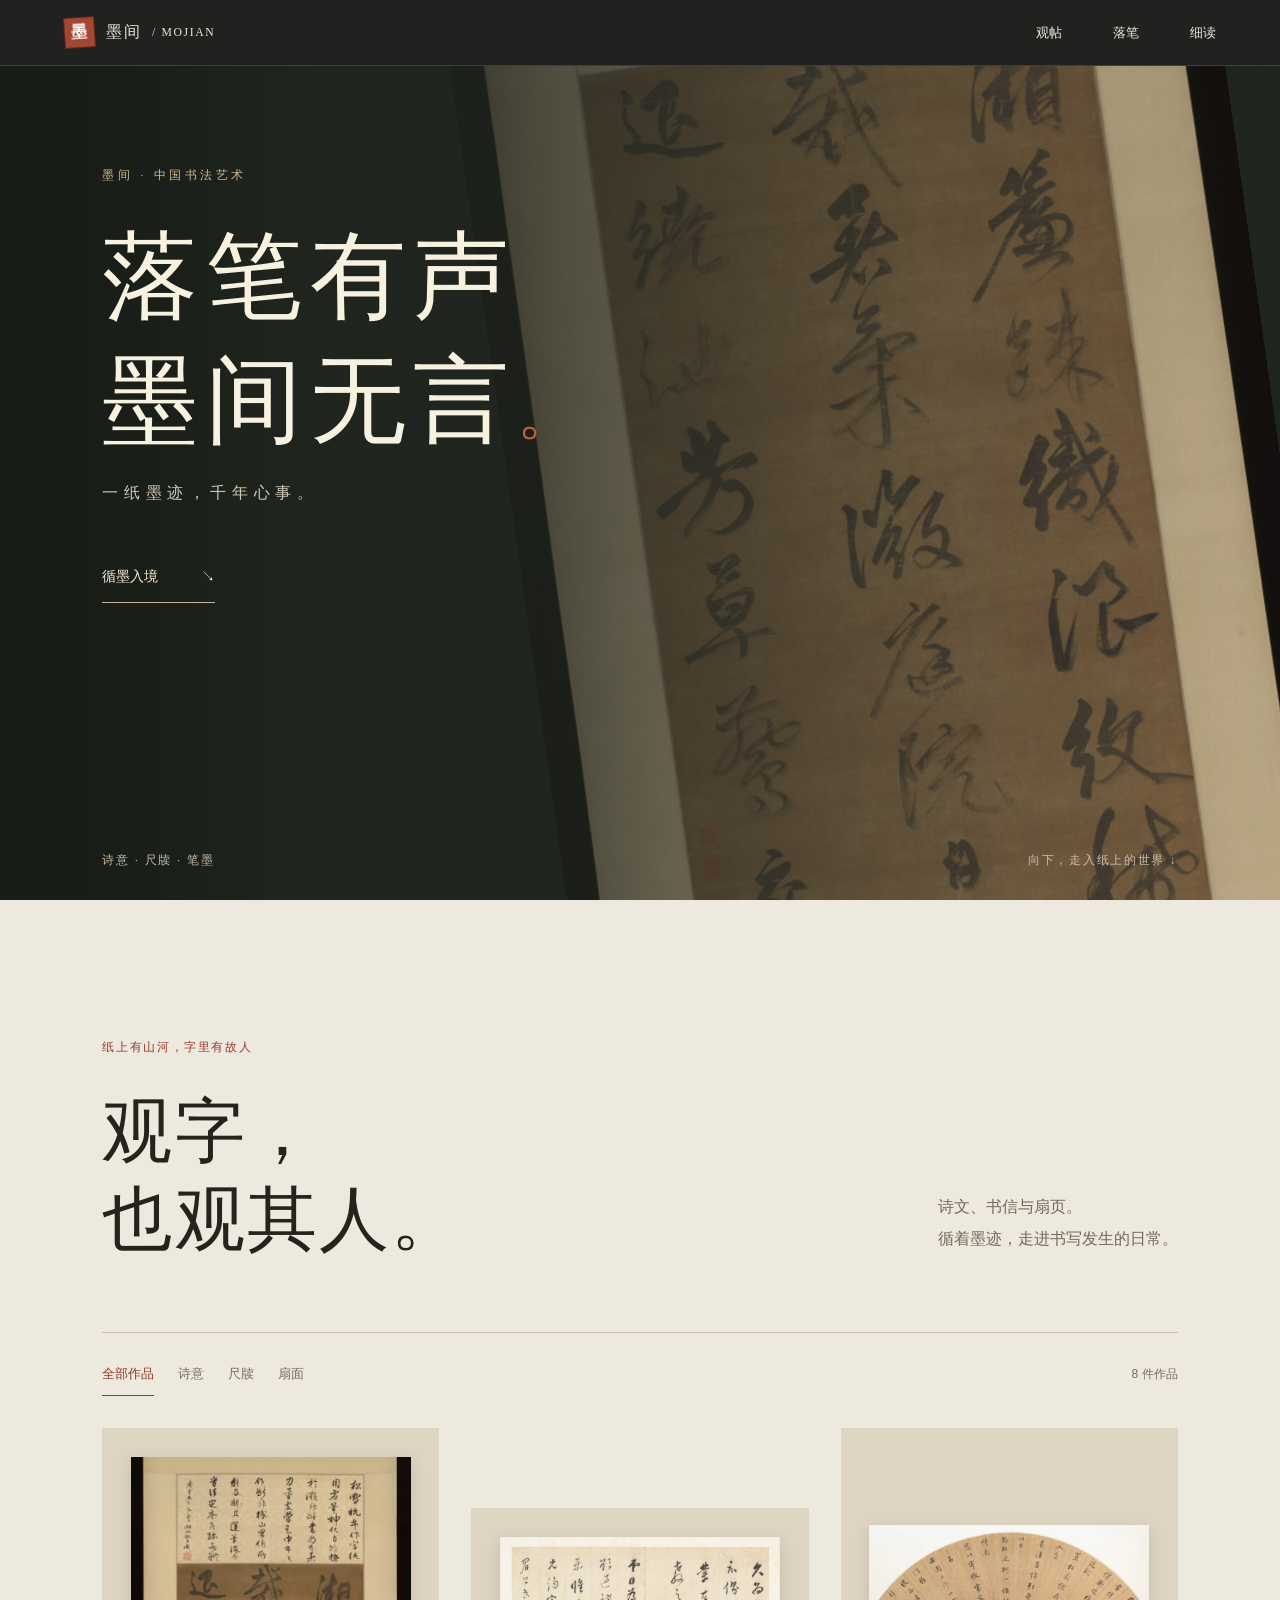
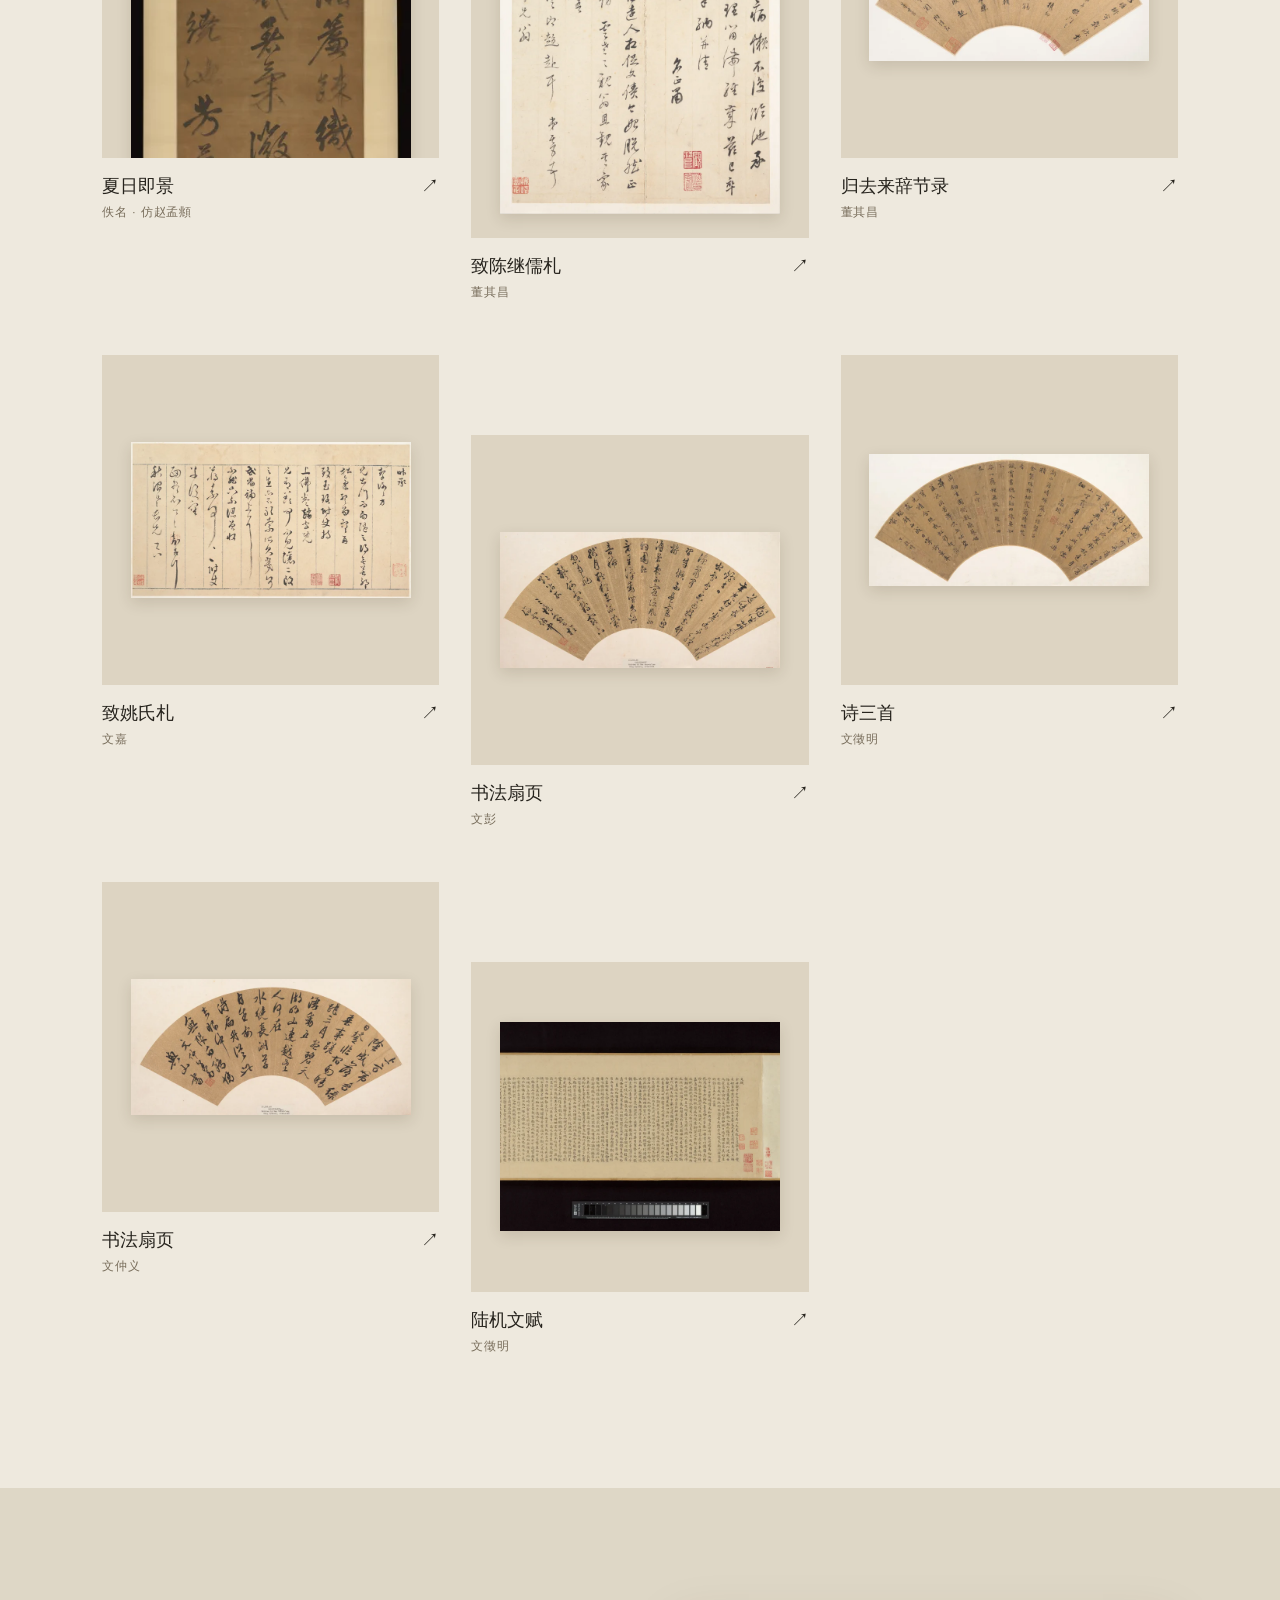
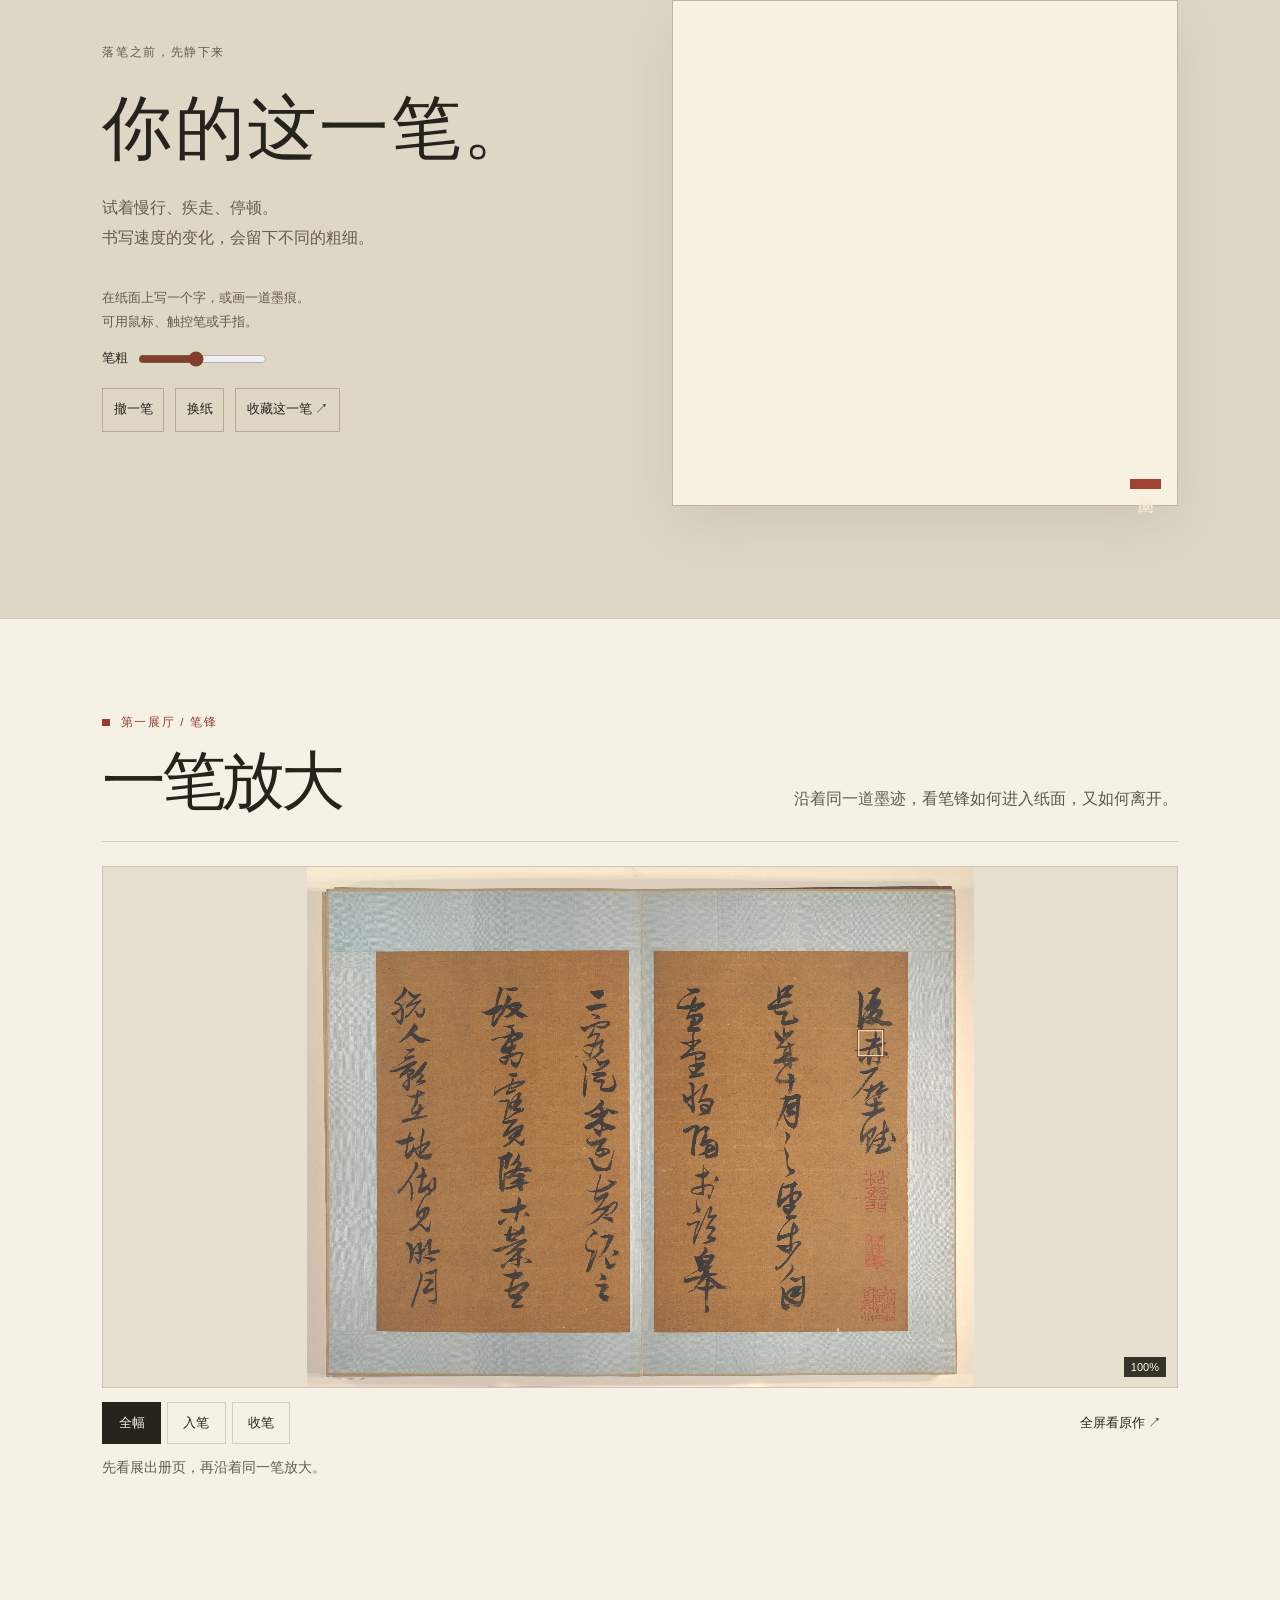
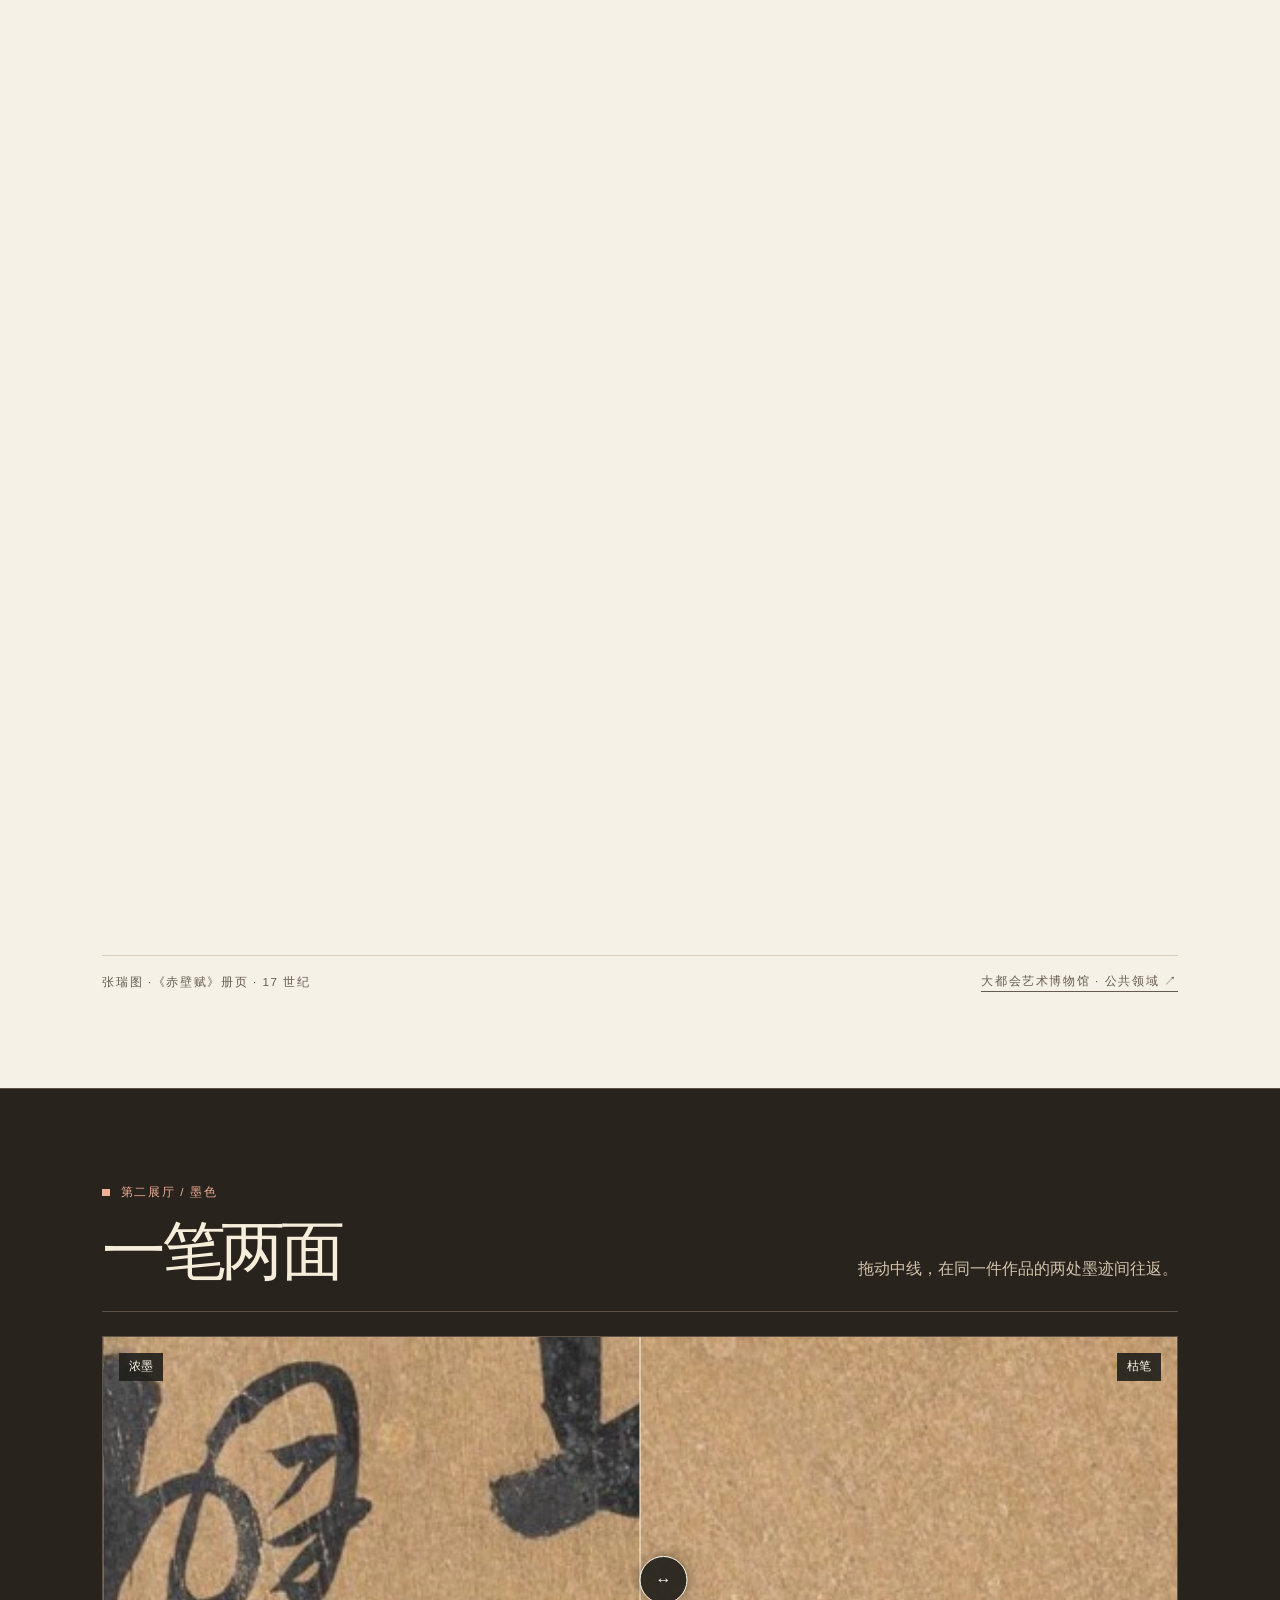
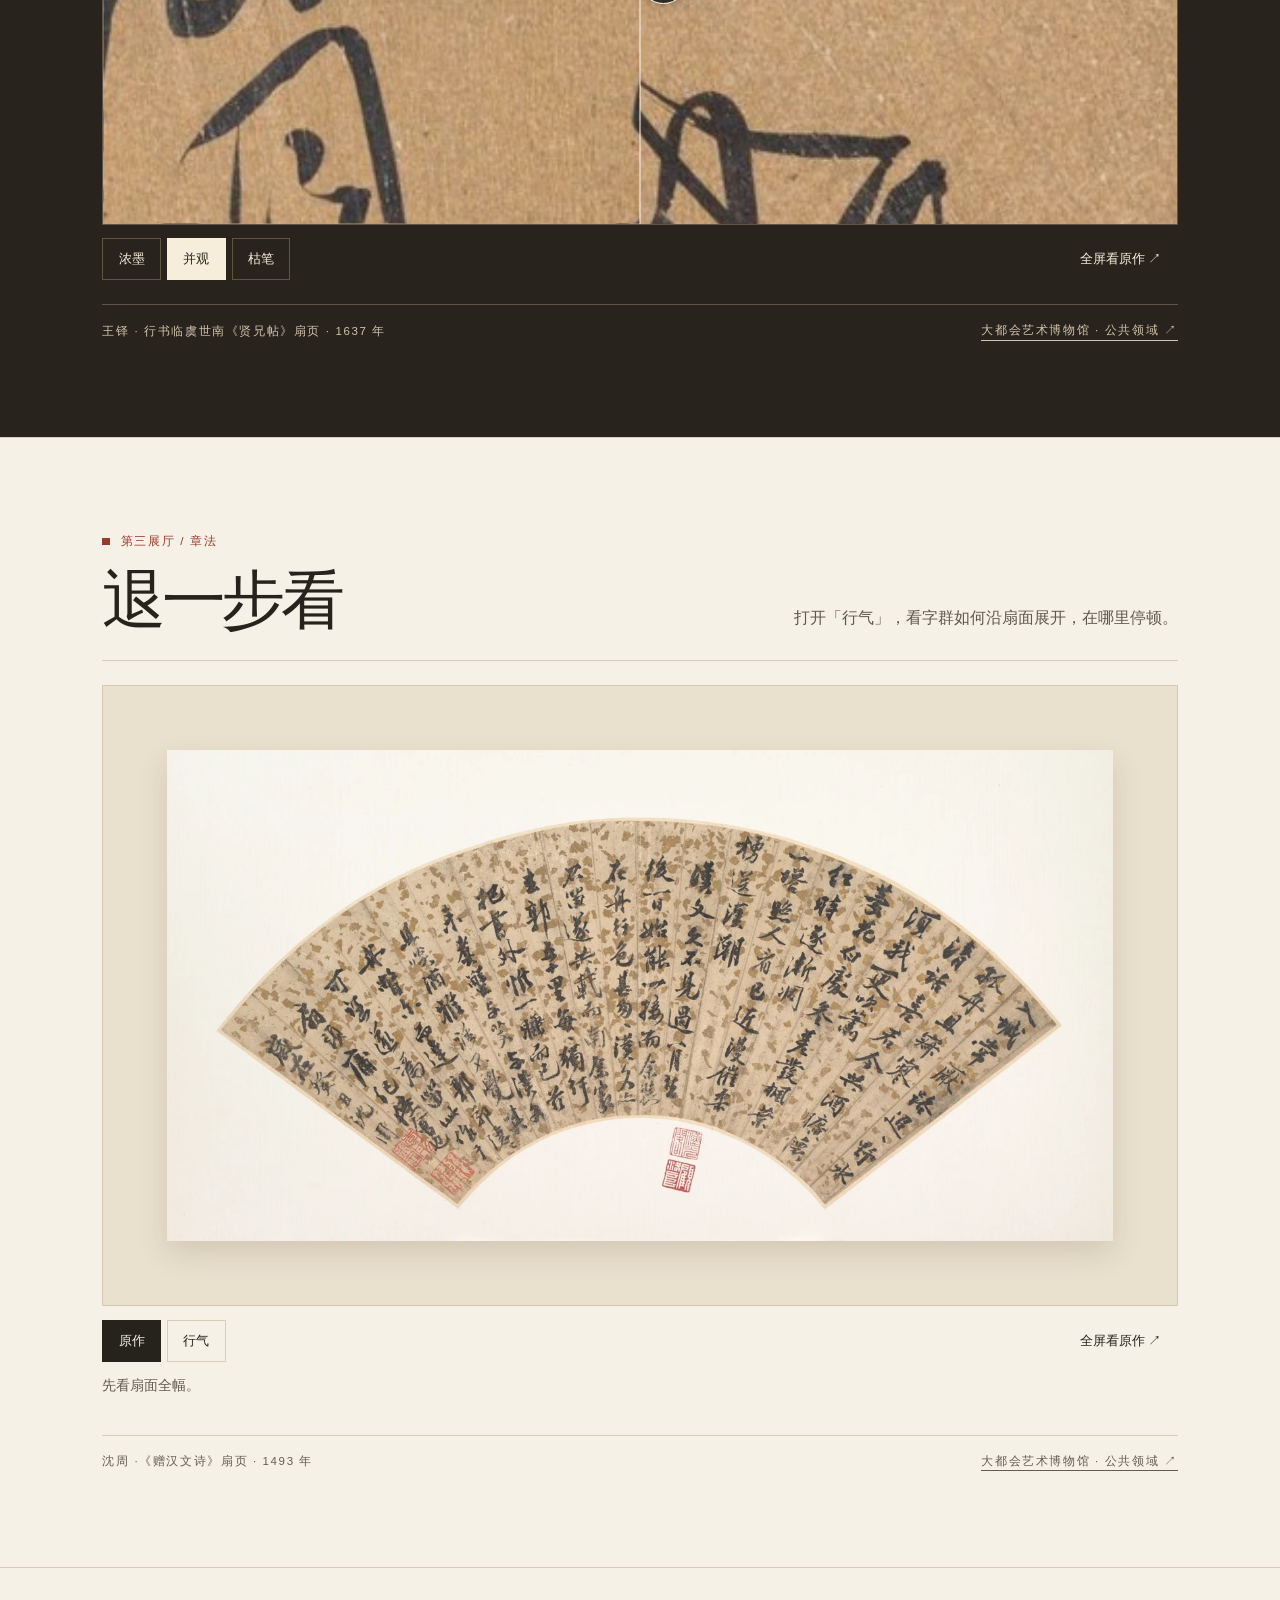
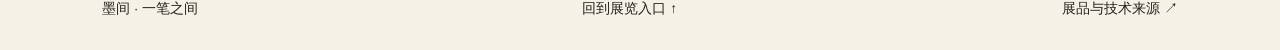
<file: index.html>
<!doctype html>
<html lang="zh-CN"><meta charset="utf-8"><meta name="viewport" content="width=device-width, initial-scale=1"><meta name="description" content="墨间线上书法展，从笔锋、墨色与章法细看三件馆藏作品。"><title>墨间 · 一笔之间</title><link rel="stylesheet" href="style.css"><script defer src="signature-pad.js"></script><script defer src="show.js"></script><script defer src="records.js"></script><script defer src="experience.js"></script>
<body><a class="skip" href="#brush">跳到展览</a><header><a class="brand" href="#top"><b>墨</b> 墨间 <small> / MOJIAN</small></a><nav aria-label="展厅"><a href="#collection">观帖</a><a href="#writing">落笔</a><a href="#brush">细读</a></nav></header>
<main id="top">
<section class="hero"><div class="hero-image"><img src="art-40510.jpg" alt="仿赵孟頫《夏日即景》书法轴局部" fetchpriority="high"></div><div class="hero-shade"></div><div class="hero-content"><p class="eyebrow">墨间 · 中国书法艺术</p><h1>落笔有声<br>墨间无言<span>。</span></h1><p>一纸墨迹，千年心事。</p><a class="enter" href="#collection">循墨入境 <span>↘</span></a></div><div class="hero-bottom"><span>诗意 · 尺牍 · 笔墨</span><span>向下，走入纸上的世界 ↓</span></div></section><section class="collection" id="collection"><div class="collection-heading"><p class="eyebrow">纸上有山河，字里有故人</p><h2>观字，<br>也观其人。</h2><p>诗文、书信与扇页。<br>循着墨迹，走进书写发生的日常。</p></div><div class="filters" aria-label="作品主题"><button data-filter="全部" aria-pressed="true">全部作品</button><button data-filter="诗意" aria-pressed="false">诗意</button><button data-filter="尺牍" aria-pressed="false">尺牍</button><button data-filter="扇面" aria-pressed="false">扇面</button><span id="count" aria-live="polite">8 件作品</span></div><div class="art-grid"><button class="art-card" data-record="40510" data-theme="诗意"><span class="art-surface"><img src="art-40510.webp" alt="夏日即景" loading="lazy"></span><span class="art-caption"><span>夏日即景<small>佚名 · 仿赵孟頫</small></span><span>↗</span></span></button><button class="art-card" data-record="48956" data-theme="尺牍"><span class="art-surface"><img src="art-48956.webp" alt="致陈继儒札" loading="lazy"></span><span class="art-caption"><span>致陈继儒札<small>董其昌</small></span><span>↗</span></span></button><button class="art-card" data-record="48957" data-theme="诗意"><span class="art-surface"><img src="art-48957.webp" alt="归去来辞节录" loading="lazy"></span><span class="art-caption"><span>归去来辞节录<small>董其昌</small></span><span>↗</span></span></button><button class="art-card" data-record="48879" data-theme="尺牍"><span class="art-surface"><img src="art-48879.webp" alt="致姚氏札" loading="lazy"></span><span class="art-caption"><span>致姚氏札<small>文嘉</small></span><span>↗</span></span></button><button class="art-card" data-record="48876" data-theme="扇面"><span class="art-surface"><img src="art-48876.webp" alt="书法扇页" loading="lazy"></span><span class="art-caption"><span>书法扇页<small>文彭</small></span><span>↗</span></span></button><button class="art-card" data-record="45786" data-theme="扇面"><span class="art-surface"><img src="art-45786.webp" alt="诗三首" loading="lazy"></span><span class="art-caption"><span>诗三首<small>文徵明</small></span><span>↗</span></span></button><button class="art-card" data-record="35978" data-theme="扇面"><span class="art-surface"><img src="art-35978.webp" alt="书法扇页" loading="lazy"></span><span class="art-caption"><span>书法扇页<small>文仲义</small></span><span>↗</span></span></button><button class="art-card" data-record="45780" data-theme="诗意"><span class="art-surface"><img src="art-45780.webp" alt="陆机文赋" loading="lazy"></span><span class="art-caption"><span>陆机文赋<small>文徵明</small></span><span>↗</span></span></button></div></section>
<section class="writing" id="writing"><div><p class="eyebrow">落笔之前，先静下来</p><h2>你的这一笔。</h2><p>试着慢行、疾走、停顿。<br>书写速度的变化，会留下不同的粗细。</p><p class="writing-guide">在纸面上写一个字，或画一道墨痕。<br>可用鼠标、触控笔或手指。</p><div class="writing-tools"><label>笔粗 <input id="brush-width" type="range" min="2" max="18" value="9"></label><button id="undo-ink">撤一笔</button><button id="clear-ink">换纸</button><button id="save-ink">收藏这一笔 ↗</button></div><p id="writing-status" role="status"></p></div><div class="paper"><canvas id="ink-paper" aria-label="自由书写画布"></canvas><span>墨间</span></div></section><section class="hall" id="brush"><div class="heading"><div class="eyebrow"><i></i> 第一展厅 / 笔锋</div><h2>一笔放大</h2><p>沿着同一道墨迹，看笔锋如何进入纸面，又如何离开。</p></div><div class="track"><div class="sticky"><div class="frame camera"><img src="brush-preview.webp" alt="张瑞图《赤壁赋》展出册页" loading="lazy"><span class="stroke-target" aria-hidden="true"></span><span class="camera-scale" aria-hidden="true">100%</span></div><div class="toolbar"><div class="options" aria-label="笔锋取景"><button data-shot="0" aria-pressed="true">全幅</button><button data-shot="1" aria-pressed="false">入笔</button><button data-shot="2" aria-pressed="false">收笔</button></div><button class="view" data-art="brush">全屏看原作 ↗</button></div><p class="note" id="brush-note" aria-live="polite">先看展出册页，再沿着同一笔放大。</p></div></div><div class="credit">张瑞图 ·《赤壁赋》册页 · 17 世纪 <a href="https://www.metmuseum.org/art/collection/search/51816">大都会艺术博物馆 · 公共领域 ↗</a></div></section>
<section class="hall ink-hall" id="ink"><div class="heading"><div class="eyebrow"><i></i> 第二展厅 / 墨色</div><h2>一笔两面</h2><p>拖动中线，在同一件作品的两处墨迹间往返。</p></div><div class="frame compare"><img src="dry.webp" alt="枯笔局部" loading="lazy"><img class="wet" src="wet.webp" alt="浓墨局部" loading="lazy"><span class="tag left">浓墨</span><span class="tag right">枯笔</span><div class="split" aria-hidden="true"><span>↔</span></div><input type="range" min="0" max="100" value="50" aria-label="浓墨显示比例" aria-valuetext="浓墨 50%，枯笔 50%"></div><div class="toolbar"><div class="options"><button data-mix="100" aria-pressed="false">浓墨</button><button data-mix="50" aria-pressed="true">并观</button><button data-mix="0" aria-pressed="false">枯笔</button></div><button class="view" data-art="ink">全屏看原作 ↗</button></div><div class="credit">王铎 · 行书临虞世南《贤兄帖》扇页 · 1637 年 <a href="https://www.metmuseum.org/art/collection/search/49025">大都会艺术博物馆 · 公共领域 ↗</a></div></section>
<section class="hall" id="space"><div class="heading"><div class="eyebrow"><i></i> 第三展厅 / 章法</div><h2>退一步看</h2><p>打开「行气」，看字群如何沿扇面展开，在哪里停顿。</p></div><div class="frame arrangement"><div class="annotated"><img src="space-preview.webp" alt="沈周《赠汉文诗》扇页" loading="lazy"><div class="marks" hidden><button class="axis" aria-label="行轴" aria-pressed="false" data-note="行轴 · 字列沿扇骨方向展开，向扇底收拢。">行轴</button><button class="group" aria-label="字群" aria-pressed="false" data-note="字群 · 相邻字列疏密略有变化，保持了连续的节奏。">字群</button><button class="gap" aria-label="留白" aria-pressed="false" data-note="留白 · 字列下端的空纸随下缘弧线变化，给扇面留下呼吸。">留白</button></div></div></div><div class="toolbar"><div class="options"><button data-layout="0" aria-pressed="true">原作</button><button data-layout="1" aria-pressed="false">行气</button></div><button class="view" data-art="space">全屏看原作 ↗</button></div><p class="note" id="space-note" aria-live="polite">先看扇面全幅。</p><div class="credit">沈周 ·《赠汉文诗》扇页 · 1493 年 <a href="https://www.metmuseum.org/art/collection/search/45684">大都会艺术博物馆 · 公共领域 ↗</a></div></section>
</main><footer><span>墨间 · 一笔之间</span><a href="#top">回到展览入口 ↑</a><a href="credits.html">展品与技术来源 ↗</a></footer>
<dialog aria-labelledby="viewer-title"><div class="viewer-bar"><strong id="viewer-title"></strong><div><button data-zoom="-1" aria-label="缩小">−</button><button data-zoom="1" aria-label="放大">＋</button><button data-zoom="0">复位</button><button id="close">关闭 ×</button></div></div><div class="viewer" tabindex="0" aria-label="作品图像，放大后可拖动或使用方向键平移"><img alt="" draggable="false"></div><p class="viewer-status" role="status"></p></dialog></body></html>
</file>
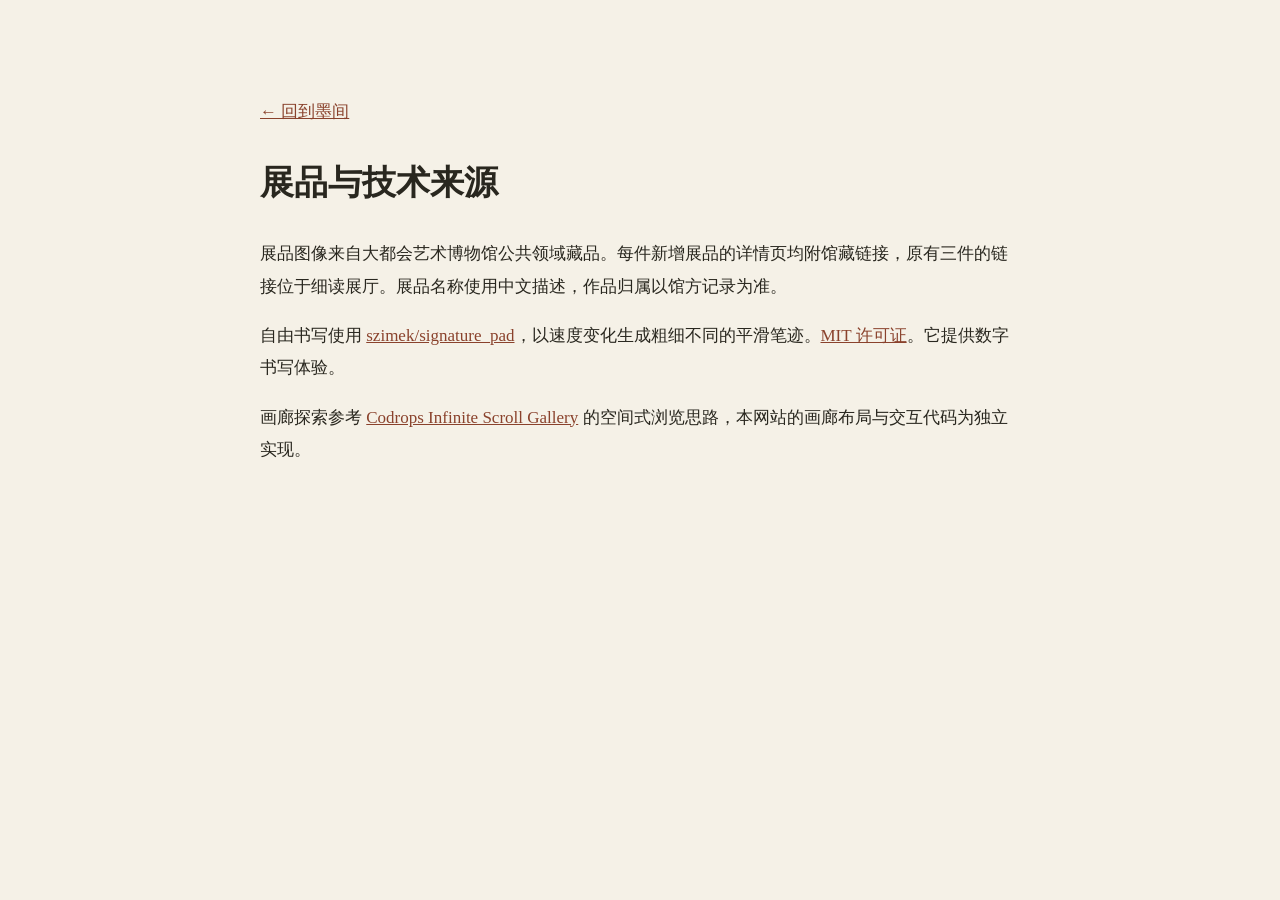
<file: credits.html>
<!doctype html><html lang="zh-CN"><meta charset="utf-8"><meta name="viewport" content="width=device-width"><title>墨间 · 来源</title><style>body{max-width:760px;margin:8vh auto;padding:24px;background:#f5f1e7;color:#29271f;font:17px/1.9 serif}a{color:#8a422c}</style><a href="./">← 回到墨间</a><h1>展品与技术来源</h1><p>展品图像来自大都会艺术博物馆公共领域藏品。每件新增展品的详情页均附馆藏链接，原有三件的链接位于细读展厅。展品名称使用中文描述，作品归属以馆方记录为准。</p><p>自由书写使用 <a href="https://github.com/szimek/signature_pad">szimek/signature_pad</a>，以速度变化生成粗细不同的平滑笔迹。<a href="signature-pad-LICENSE.txt">MIT 许可证</a>。它提供数字书写体验。</p><p>画廊探索参考 <a href="https://github.com/surya-aditya/codrops-infinite-scroll-and-content-transition">Codrops Infinite Scroll Gallery</a> 的空间式浏览思路，本网站的画廊布局与交互代码为独立实现。</p></html>
</file>
<file: style.css>
:root{--paper:#f6f3eb;--ink:#211f1a;--red:#a43628;--line:#d9d2c3;--serif:"Noto Serif SC","Songti SC",SimSun,serif;--sans:"Noto Sans SC","Microsoft YaHei",sans-serif}*{box-sizing:border-box}html{scroll-behavior:smooth;scroll-padding-top:76px}body{margin:0;background:var(--paper);color:var(--ink);font-family:var(--sans)}a{color:inherit;text-decoration:none}button,input{font:inherit}button{cursor:pointer;color:inherit}a:focus-visible,button:focus-visible,input:focus-visible,.viewer:focus-visible{outline:2px solid var(--red);outline-offset:4px}header{position:sticky;top:0;z-index:5;height:66px;background:#f6f3ebf3;border-bottom:1px solid var(--line);display:flex;align-items:center;justify-content:space-between;padding:0 5vw;backdrop-filter:blur(14px)}.brand{display:flex;align-items:center;gap:.65rem;font-family:var(--serif);letter-spacing:.12em}.brand b{background:var(--red);color:white;padding:.32rem .42rem}.brand small,.eyebrow,.hero-index,figcaption,.credit{font-size:.73rem;letter-spacing:.14em}nav{display:flex;gap:clamp(1rem,4vw,4rem);font-size:.83rem}nav a:hover,nav a[aria-current]{color:var(--red)}.hero{position:relative;min-height:calc(100svh - 66px);display:grid;grid-template-columns: .8fr 1.2fr;align-items:center;gap:6vw;padding:5vh 8vw 12vh}.eyebrow{display:flex;align-items:center;gap:.7rem;color:var(--red)}.eyebrow i{width:.45rem;height:.45rem;background:var(--red);display:inline-block}.hero h1{font:500 clamp(5.5rem,12vw,13rem)/.94 var(--serif);letter-spacing:-.095em;margin:1.4rem 0}.hero h1 span{color:var(--red);font-size:.62em}.intro p,.heading p{line-height:1.8;color:#5f574b}.enter{display:inline-flex;gap:2.2rem;align-items:center;margin-top:1rem;background:var(--ink);color:var(--paper);padding:1rem 1.2rem;font-size:.85rem}.enter:hover{background:var(--red)}figure{margin:0}.hero-art>div{height:min(61vh,700px);overflow:hidden;background:#be9d6c}.hero-art img{width:100%;height:100%;object-fit:cover;animation:unfold 2.1s cubic-bezier(.2,.7,.2,1) both}@keyframes unfold{from{transform:scale(2.45)}to{transform:scale(1)}}figcaption,.hero-index,.toolbar,.credit,footer{display:flex;align-items:center;justify-content:space-between;gap:1rem}figcaption{padding-top:.85rem;color:#655c4f}.hero-index{position:absolute;bottom:1.5rem;left:8vw;right:8vw;border-top:1px solid var(--line);padding-top:1rem}.hero-index a{font-size:1.15rem}.hall{border-top:1px solid var(--line);padding:clamp(3rem,8vw,8rem) 8vw}.heading{margin-bottom:2.5rem}.heading h2{font:500 clamp(3rem,7vw,7rem)/1.05 var(--serif);letter-spacing:-.07em;margin:1rem 0}.frame{background:#e8e0d1;overflow:hidden;position:relative}.camera{height:min(58vh,680px);display:grid;place-items:center}.camera img{max-width:100%;max-height:100%;display:block;transform:translate(var(--x,0),var(--y,0)) scale(var(--z,1));transition:transform .65s cubic-bezier(.2,.65,.28,1);will-change:transform}.camera.live img{transition:none}.track{min-height:185vh}.sticky{position:sticky;top:78px}.toolbar{margin-top:1rem;flex-wrap:wrap}.options{display:flex;gap:.4rem}.options button,.view,.viewer-bar button{border:1px solid var(--line);background:transparent;padding:.65rem .95rem;min-height:42px;font-size:.84rem}.options button[aria-pressed=true]{background:var(--ink);color:var(--paper);border-color:var(--ink)}.view:hover{color:var(--red)}.note{min-height:2.4em;font-size:.85rem;color:#655c4f}.credit{border-top:1px solid var(--line);padding-top:1rem;margin-top:1.5rem;flex-wrap:wrap;color:#655c4f}.credit a{border-bottom:1px solid currentColor}.ink-hall{background:#eae4d8}.compare{height:min(58vw,560px);min-height:260px;--cut:50%}.compare img{position:absolute;width:100%;height:100%;object-fit:cover}.compare .wet{clip-path:inset(0 calc(100% - var(--cut)) 0 0)}.split{position:absolute;left:var(--cut);inset-block:0;width:2px;background:#fff;transform:translateX(-50%);display:grid;place-items:center}.split span{background:var(--paper);box-shadow:0 0 12px #211f1a66;padding:.6rem;border-radius:50%}.compare input{position:absolute;inset:0;width:100%;height:100%;margin:0;opacity:0;cursor:ew-resize;touch-action:pan-y}.compare:focus-within{outline:2px solid var(--red);outline-offset:4px}.tag{position:absolute;top:1rem;padding:.35rem .6rem;font-size:.78rem;background:var(--paper);pointer-events:none}.left{left:1rem}.right{right:1rem}.arrangement{padding:clamp(1rem,5vw,5rem)}.annotated{position:relative;width:min(100%,1100px);margin:auto}.annotated img{width:100%;display:block}.marks{position:absolute;inset:0}.marks button{position:absolute;border:1px dashed #fff2d3;background:#812e22dd;color:white;border-radius:.25rem;padding:.45rem;font-size:clamp(.62rem,1.4vw,.9rem)}.marks .axis{left:70%;top:28%;height:37%;transform:rotate(14deg)}.marks .group{left:40%;top:28%;width:22%;height:29%;background:#812e2250}.marks .gap{left:27%;top:58%;width:20%;height:18%;background:#812e2260}footer{padding:2rem 8vw;border-top:1px solid var(--line);font-size:.85rem}dialog{width:100%;height:100%;max-width:none;max-height:none;margin:0;border:0;padding:1rem;background:#201e1a;color:var(--paper);overflow:hidden}dialog[open]{display:grid;grid-template-rows:auto minmax(0,1fr) auto;gap:.75rem}body:has(dialog[open]){overflow:hidden}.viewer-bar{display:flex;justify-content:space-between;align-items:center;gap:.5rem;flex-wrap:wrap}.viewer-bar button{border-color:#746c5e;padding:.45rem .65rem}.viewer{overflow:hidden;display:grid;place-items:center;touch-action:none;cursor:grab}.viewer:active{cursor:grabbing}.viewer img{max-width:100%;max-height:100%;min-height:0;transform:translate(var(--px,0px),var(--py,0px)) scale(var(--zoom,1));user-select:none}.viewer-status{margin:0;font-size:.8rem;min-height:1.3em}@media(max-width:700px){header{height:56px}.hero{grid-template-columns:1fr;gap:2rem;padding:2.5rem 6vw 5rem;min-height:0}.hero h1{font-size:clamp(4.3rem,17vw,7rem)}.hero h1 br{display:none}.hero-art>div{height:44svh}.hero-index{left:6vw;right:6vw}.hall{padding-inline:6vw}.track{min-height:0}.sticky{position:static}.camera{height:47vh}.brand small{display:none}}@media(prefers-reduced-motion:reduce){*,*::before,*::after{scroll-behavior:auto!important;animation:none!important;transition:none!important}.track{min-height:0}.sticky{position:static}}
.hero-art img{object-fit:contain}.hero-art>div{background:#dfd6c4}.camera,.viewer{grid-template: minmax(0,1fr) / minmax(0,1fr)}.camera img,.viewer img{object-fit:contain}.compare .tag,.compare .split{pointer-events:none}

/* Gallery typography, reading measure and chapter navigation */
:root{--paper:#f5f1e7;--ink:#26231d;--red:#963b2d;--line:#d8cdbb;--muted:#615546}
::selection{background:#963b2d;color:#fff9ec}
.skip{position:fixed;left:1rem;top:.5rem;z-index:12;transform:translateY(-160%);background:var(--ink);color:var(--paper);padding:.75rem 1rem}
.skip:focus{transform:none}
header::after{content:"";position:absolute;left:0;bottom:-1px;height:2px;width:calc(var(--reading,0)*100%);background:var(--red);pointer-events:none}
.brand b{border-radius:1px;box-shadow:inset 0 0 0 1px #66281b;transform:rotate(-4deg)}
nav a{position:relative;padding-block:1.15rem;transition:color .2s}
nav a::after{content:"";height:1px;background:currentColor;position:absolute;inset:auto 0 .65rem;transform:scaleX(0);transform-origin:left;transition:transform .22s}
nav a:hover::after,nav a[aria-current]::after{transform:scaleX(1)}
.hero{grid-template-columns:minmax(0,.77fr) minmax(0,1.23fr);gap:clamp(2rem,7vw,8rem);padding-inline:clamp(2rem,8vw,11rem)}
.hero h1{font-size:clamp(6rem,12vw,13rem);line-height:.89;margin-block:1.45rem 1.7rem}
.intro p{font-family:var(--serif);font-size:clamp(1rem,1.4vw,1.3rem)}
.enter{transition:background .25s;padding:1rem 1.15rem;gap:2.65rem}
.enter span{transition:transform .25s}.enter:hover span{transform:translate(3px,3px)}
.hero-art>div{height:auto;aspect-ratio:1.22;border:1px solid #c3b298;background:#e4d9c6;padding:clamp(.6rem,1.8vw,1.55rem)}
.hero-art img{display:block;object-fit:contain;transform-origin:79% 39%;animation-duration:1.7s}
.hero-art figcaption{font-family:var(--serif);font-size:.8rem}
.hero-index{color:var(--muted)}
.hero-index a{border:1px solid var(--line);width:2rem;height:2rem;display:grid;place-items:center;transition:background .2s,color .2s}
.hero-index a:hover{background:var(--ink);color:var(--paper)}
.hall{padding-block:clamp(4rem,9vw,9rem)}
.heading{display:grid;grid-template-columns:minmax(0,1.2fr) minmax(12rem,.8fr);align-items:end;column-gap:2rem;padding-bottom:1.6rem;border-bottom:1px solid var(--line);margin-bottom:1.5rem}
.heading .eyebrow{grid-column:1/-1}
.heading h2{margin:1.15rem 0 0;font-size:clamp(3rem,7.4vw,7.5rem)}
.heading p{max-width:25em;margin:.6rem 0 .1rem;justify-self:end;text-wrap:pretty}
.camera{background:#e7dfcf;border:1px solid #d1c5b0}
.camera img{width:auto;height:auto}
.camera.live img{transition:none}
.toolbar{margin-top:.85rem}
.note{line-height:1.65;min-height:2.6em;margin:.85rem 0 0}
.options button,.view,.viewer-bar button{transition:background-color .2s,color .2s,border-color .2s}
.options button:not([aria-pressed=true]):hover,.view:hover{border-color:currentColor}
.view{border-color:transparent}
.credit{line-height:1.6;font-size:.72rem}
.ink-hall{--line:#5e5345;background:#28231d;color:#f6eddb}
.ink-hall .heading p,.ink-hall .credit{color:#d3c4ab}
.ink-hall .eyebrow{color:#f0af96}
.ink-hall .eyebrow i{background:#f0af96}
.ink-hall .options button[aria-pressed=true]{color:#28231d;background:#f6eddb;border-color:#f6eddb}
.ink-hall .view:hover{color:#f0af96}
.ink-hall :focus-visible,.ink-hall .compare:focus-within{outline-color:#f0af96}
.compare{aspect-ratio:2.2;height:auto;min-height:240px;border:1px solid var(--line);isolation:isolate}
.compare .split{width:1px;background:#fff9e9;z-index:2}
.split span{width:3rem;height:3rem;display:grid;place-items:center;padding:0;border:1px solid #fff9e9;border-radius:50%;background:#22201ce8;color:#fff9e9;transition:transform .2s}
.compare:hover .split span,.compare:focus-within .split span{transform:scale(1.12)}
.compare input{z-index:3}
.compare .tag{background:#22201ce8;color:#fff9e9;z-index:2}
.compare[data-mode="wet"] .right,.compare[data-mode="dry"] .left{visibility:hidden}
.compare[data-mode="wet"] .split,.compare[data-mode="dry"] .split{visibility:hidden}
.arrangement{background:#e9e0ce;border:1px solid #d5c8b3}
.annotated{box-shadow:0 12px 28px #54361924}
.marks button{border:1px solid #fff0d2;background:#752d23b5;transition:background .2s,box-shadow .2s;box-shadow:0 0 0 1px #752d2366}
.marks button:hover,.marks button[aria-pressed=true]{background:#752d23;box-shadow:0 0 0 2px #fff0d2}
.marks:not([hidden]){animation:ink-labels .25s ease both}
@keyframes ink-labels{from{opacity:0}to{opacity:1}}
.viewer-bar{border-bottom:1px solid #62584c;padding-bottom:.75rem}
.viewer-bar button:hover{background:#f5f1e7;color:#26231d}
.viewer-status{color:#d8cdbb}
footer a:hover{color:var(--red)}
@media(max-width:700px){
  .hero{grid-template-columns:minmax(0,1fr);gap:1.75rem;padding:2.5rem 6vw 5rem}
  .hero h1{font-size:clamp(3.6rem,16.7vw,7rem);margin-block:1.25rem}
  .hero-art>div{height:auto;aspect-ratio:1.22;padding:.5rem}
  .heading{display:block;padding-bottom:1rem;margin-bottom:1rem}
  .heading p{margin:.75rem 0 0}
  .hall{padding-block:3.6rem}
  .camera{height:min(43svh,360px)}
  .compare{min-height:190px;aspect-ratio:1.35}
  .split span{width:2.55rem;height:2.55rem}
  .view,.options button{padding-inline:.67rem}
  .toolbar{column-gap:.25rem}
}
@media(max-height:680px) and (min-width:701px){.camera{height:52vh}}

.stroke-target{position:absolute;width:clamp(1.1rem,2vw,1.7rem);aspect-ratio:1;border:1px solid #fff2d6;box-shadow:0 0 0 1px #63251bb5;transform:translate(-50%,-50%);pointer-events:none;opacity:0}
.camera-scale{position:absolute;bottom:.65rem;right:.65rem;padding:.25rem .45rem;background:#252019e8;color:#fff8e9;font-size:.69rem;font-variant-numeric:tabular-nums;pointer-events:none}

/* A reading room unfolding from a monumental hanging scroll. */
header{background:#171a17f5;color:#ece7db;border-color:#ffffff20}header .brand b{background:#a34632}nav a:hover,nav a[aria-current]{color:#e3b891}
.hero{display:block;height:calc(100svh - 66px);min-height:620px;padding:0;background:#20251f;color:#f7f1df;isolation:isolate;overflow:hidden}
.hero-image{position:absolute;inset:-8% 0 -8% 40%;z-index:-2;transform:rotate(-8deg);opacity:.87}
.hero-image img{width:100%;height:100%;object-fit:cover;object-position:50% 38%;filter:sepia(.12);animation:arrive 2s ease-out both}
.hero-shade{position:absolute;inset:0;z-index:-1;background:linear-gradient(90deg,#171c17 4%,#20251ff5 25%,#20251f50 72%,#20251f10)}
.hero-content{padding:clamp(4rem,10vh,8rem) 8vw}.hero .eyebrow{color:#d1ba91;letter-spacing:.3em}
.hero h1{font-family:var(--serif);font-size:clamp(4.6rem,7.5vw,9rem);font-weight:400;line-height:1.3;letter-spacing:.08em;margin:2rem 0 1.2rem}
.hero h1 span{color:#bb633f}.hero-content>p:not(.eyebrow){color:#d3c9b6;font-size:1rem;letter-spacing:.35em}
.hero .enter{background:none;border-bottom:1px solid #c6b497;padding:1rem 0;color:#f8efd8;margin-top:2rem}.hero .enter:hover{color:#e5bc88}
.hero-bottom{position:absolute;bottom:2rem;left:8vw;right:8vw;display:flex;justify-content:space-between;font-size:.72rem;letter-spacing:.15em;color:#c8bea9}
@keyframes arrive{from{transform:scale(1.14);opacity:0}to{transform:scale(1);opacity:1}}
.collection{padding:8rem 8vw;background:#eee9de}.collection-heading{display:grid;grid-template-columns:1.3fr 1fr;align-items:end;margin-bottom:3rem;column-gap:2rem}
.collection-heading .eyebrow{grid-column:1/-1}.collection h2,.writing h2{font:400 clamp(3rem,5.5vw,6rem)/1.25 var(--serif);letter-spacing:.03em;margin:1.3rem 0}
.collection-heading>p:last-child{line-height:2;color:#736958;justify-self:end;margin-bottom:1.8rem}
.filters{border-top:1px solid #cbbfae;padding:1.2rem 0 2rem;display:flex;gap:1.5rem;align-items:center;flex-wrap:wrap}
.filters button{border:0;background:transparent;padding:.5rem 0;color:#756c5e;font-size:.84rem;min-height:44px}
.filters button[aria-pressed=true]{color:#8e3c28;border-bottom:1px solid}.filters span{margin-left:auto;font-size:.76rem;color:#756c5e}
.art-grid{display:grid;grid-template-columns:repeat(3,minmax(0,1fr));gap:3rem 2rem;align-items:start}
.art-card{padding:0;border:0;text-align:left;background:none;width:100%;display:block}.art-card[hidden]{display:none}
.art-card:nth-child(3n+2){margin-top:5rem}.art-surface{height:330px;display:grid;place-items:center;background:#ddd4c2;overflow:hidden;padding:1.8rem}
.art-surface img{max-width:100%;max-height:100%;object-fit:contain;transition:transform .8s cubic-bezier(.2,.65,.2,1);box-shadow:0 5px 14px #34291222}
.art-card:hover img,.art-card:focus-visible img{transform:scale(1.07)}.art-card:hover .art-caption{color:var(--red)}
.art-caption{display:flex;justify-content:space-between;padding-top:1rem;font-family:var(--serif);font-size:1.1rem}
.art-caption small{display:block;font: .72rem/2.5 var(--sans);color:#786d5b;letter-spacing:.08em}
.writing{padding:7rem 8vw;display:grid;grid-template-columns:1fr 1fr;gap:5vw;background:#ded7c6;align-items:center}
.writing p{color:#655b49;line-height:1.9}.writing-guide{font-size:.82rem;margin-top:2rem}
.paper{position:relative;width:100%;aspect-ratio:1;background-color:#f7f1e2;background-image:linear-gradient(90deg,transparent calc(50% - .5px),#cdbfad66 50%,transparent calc(50% + .5px)),linear-gradient(transparent calc(50% - .5px),#cdbfad66 50%,transparent calc(50% + .5px));border:1px solid #c2b49b;box-shadow:0 20px 50px #49381718}
.paper canvas{display:block;width:100%;height:100%;touch-action:none}.paper>span{position:absolute;bottom:1rem;right:1rem;writing-mode:vertical-rl;background:#a04330;color:#f8ecd3;padding:.3rem;font-family:var(--serif);pointer-events:none}
.writing-tools{display:flex;flex-wrap:wrap;gap:.7rem}.writing-tools button{background:transparent;border:1px solid #b9aa90;padding:.65rem;font-size:.8rem;min-height:44px}.writing-tools button:hover{background:#292c23;color:white}
.writing-tools label{display:flex;align-items:center;gap:.5rem;font-size:.8rem;width:100%;margin-bottom:.5rem}.writing-tools input{accent-color:#813f2b}.writing #writing-status{min-height:1.8em;font-size:.75rem}
.art-info{padding:.6rem 0;color:#d3c4ab;font-size:.85rem;line-height:1.7}.art-info a{text-decoration:underline;margin-left:1rem}
dialog[open]{grid-template-rows:auto auto minmax(0,1fr) auto}.hall{padding-block:6rem}.heading h2{font-size:clamp(3rem,5vw,5.5rem)}footer{flex-wrap:wrap}
@media(max-width:900px){.art-grid{grid-template-columns:repeat(2,minmax(0,1fr))}.art-card:nth-child(3n+2){margin-top:0}.art-card:nth-child(2n){margin-top:3rem}.art-surface{height:290px}.writing{gap:2rem}}
@media(max-width:700px){.hero{height:calc(100svh - 56px);min-height:570px}.hero-content{padding:4rem 6vw}.hero h1{font-size:clamp(3.2rem,11vw,5rem);letter-spacing:.04em}.hero h1 br{display:block}.hero-image{inset:0 -35% 0 15%;opacity:.5}.hero-shade{background:linear-gradient(90deg,#1b211bee,#20251f55)}.hero-bottom{left:6vw;right:6vw;font-size:.6rem;gap:1rem}.collection{padding:4rem 6vw}.collection-heading{display:block}.collection-heading>p:last-child{font-size:.85rem}.filters{gap:1rem}.art-grid{gap:1.7rem .8rem}.art-surface{height:220px;padding:.75rem}.art-caption{font-size:.85rem}.art-caption small{font-size:.65rem}.writing{padding:4rem 6vw;grid-template-columns:1fr}.writing h2{font-size:3rem}.art-info{font-size:.75rem}.art-info a{display:block;margin:0}}
@media(prefers-reduced-motion:reduce){.hero-image img{animation:none}.art-surface img{transition:none}}
</file>
